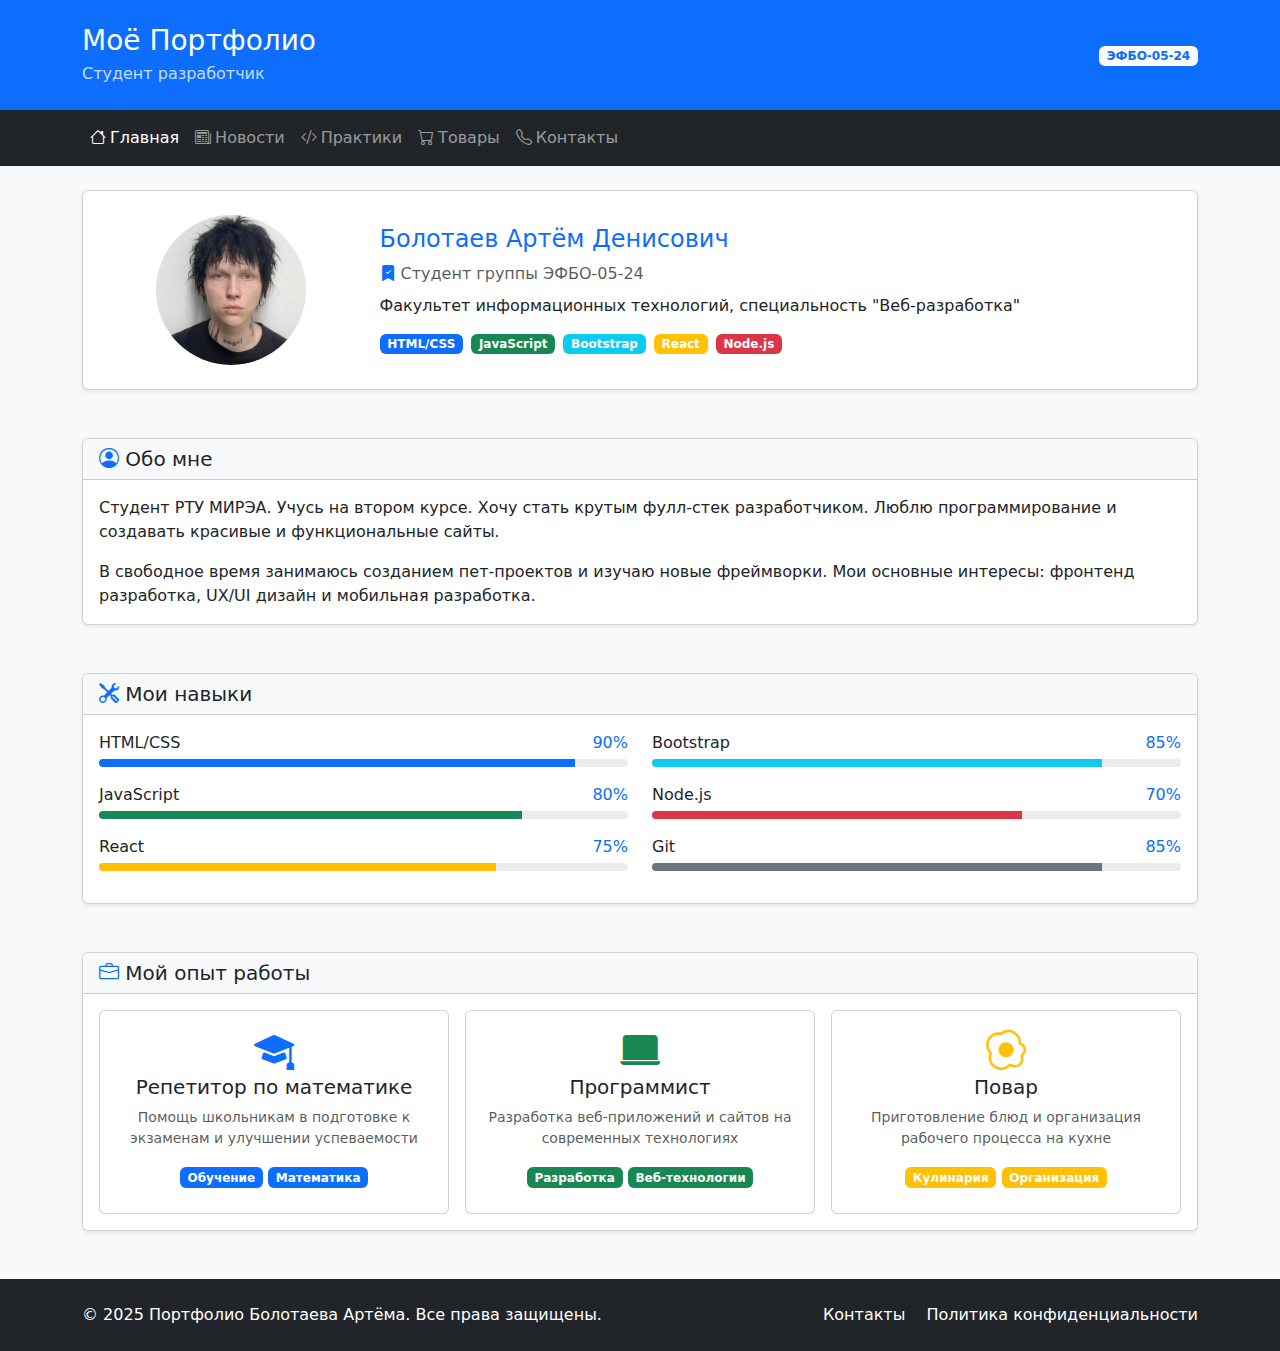
<file: index.html>
<!DOCTYPE html>
<html lang="ru">
<head>
    <meta charset="UTF-8">
    <meta name="viewport" content="width=device-width, initial-scale=1.0">
    <title>Главная - Портфолио</title>
    <link href="https://cdn.jsdelivr.net/npm/bootstrap@5.3.2/dist/css/bootstrap.min.css" rel="stylesheet">
    <link rel="stylesheet" href="https://cdn.jsdelivr.net/npm/bootstrap-icons@1.11.1/font/bootstrap-icons.css">
    <style>
        .profile-img {
            width: 150px;
            height: 150px;
            object-fit: cover;
        }
        .project-img {
            height: 200px;
            object-fit: cover;
        }
        .skill-progress {
            height: 8px;
        }
    </style>
</head>
<body class="bg-light">
    <div class="container-fluid p-0">
        <!-- Header -->
        <header class="bg-primary text-white py-4">
            <div class="container">
                <div class="row align-items-center">
                    <div class="col">
                        <h1 class="h3 mb-1">Моё Портфолио</h1>
                        <p class="mb-0 opacity-75">Студент разработчик</p>
                    </div>
                    <div class="col-auto">
                        <span class="badge bg-light text-primary">ЭФБО-05-24</span>
                    </div>
                </div>
            </div>
        </header>

        <!-- Navigation -->
        <nav class="navbar navbar-expand-lg navbar-dark bg-dark">
            <div class="container">
                <button class="navbar-toggler" type="button" data-bs-toggle="collapse" data-bs-target="#navbarNav">
                    <span class="navbar-toggler-icon"></span>
                </button>
                <div class="collapse navbar-collapse" id="navbarNav">
                    <ul class="navbar-nav">
                        <li class="nav-item">
                            <a class="nav-link active" href="index.html">
                                <i class="bi bi-house me-1"></i>Главная
                            </a>
                        </li>
                        <li class="nav-item">
                            <a class="nav-link" href="pages/news.html">
                                <i class="bi bi-newspaper me-1"></i>Новости
                            </a>
                        </li>
                        <li class="nav-item">
                            <a class="nav-link" href="pages/practices.html">
                                <i class="bi bi-code-slash me-1"></i>Практики
                            </a>
                        </li>
                        <li class="nav-item">
                            <a class="nav-link" href="pages/goods.html">
                                <i class="bi bi-cart me-1"></i>Товары
                            </a>
                        </li>
                        <li class="nav-item">
                            <a class="nav-link" href="pages/contacts.html">
                                <i class="bi bi-telephone me-1"></i>Контакты
                            </a>
                        </li>
                    </ul>
                </div>
            </div>
        </nav>

        <!-- Main Content -->
        <main class="container my-4">
            <!-- Profile Section -->
            <section class="mb-5">
                <div class="card shadow-sm">
                    <div class="card-body p-4">
                        <div class="row align-items-center">
                            <div class="col-md-3 text-center mb-3 mb-md-0">
                                <img src="images/photo.png" alt="Фото студента" class="img-fluid rounded-circle profile-img">
                            </div>
                            <div class="col-md-9">
                                <h2 class="card-title h4 text-primary">Болотаев Артём Денисович</h2>
                                <p class="card-text text-muted mb-2">
                                    <i class="bi bi-bookmark-check-fill text-primary"></i>
                                    Студент группы ЭФБО-05-24
                                </p>
                                <p class="card-text">
                                    Факультет информационных технологий, специальность "Веб-разработка"
                                </p>
                                <div class="d-flex gap-2 flex-wrap">
                                    <span class="badge bg-primary">HTML/CSS</span>
                                    <span class="badge bg-success">JavaScript</span>
                                    <span class="badge bg-info">Bootstrap</span>
                                    <span class="badge bg-warning">React</span>
                                    <span class="badge bg-danger">Node.js</span>
                                </div>
                            </div>
                        </div>
                    </div>
                </div>
            </section>

            <!-- About Section -->
            <section class="mb-5">
                <div class="card shadow-sm">
                    <div class="card-header bg-light">
                        <h3 class="card-title h5 mb-0">
                            <i class="bi bi-person-circle text-primary"></i>
                            Обо мне
                        </h3>
                    </div>
                    <div class="card-body">
                        <p class="card-text">
                            Студент РТУ МИРЭА. Учусь на втором курсе. Хочу стать крутым фулл-стек разработчиком. 
                            Люблю программирование и создавать красивые и функциональные сайты.
                        </p>
                        <p class="card-text">
                            В свободное время занимаюсь созданием пет-проектов и изучаю новые фреймворки.
                            Мои основные интересы: фронтенд разработка, UX/UI дизайн и мобильная разработка.
                        </p>
                    </div>
                </div>
            </section>

            <!-- Skills Section -->
            <section class="mb-5">
                <div class="card shadow-sm">
                    <div class="card-header bg-light">
                        <h3 class="card-title h5 mb-0">
                            <i class="bi bi-tools text-primary"></i>
                            Мои навыки
                        </h3>
                    </div>
                    <div class="card-body">
                        <div class="row">
                            <div class="col-md-6">
                                <div class="mb-3">
                                    <div class="d-flex justify-content-between mb-1">
                                        <span>HTML/CSS</span>
                                        <span class="text-primary">90%</span>
                                    </div>
                                    <div class="progress skill-progress">
                                        <div class="progress-bar bg-primary" style="width: 90%"></div>
                                    </div>
                                </div>
                                <div class="mb-3">
                                    <div class="d-flex justify-content-between mb-1">
                                        <span>JavaScript</span>
                                        <span class="text-primary">80%</span>
                                    </div>
                                    <div class="progress skill-progress">
                                        <div class="progress-bar bg-success" style="width: 80%"></div>
                                    </div>
                                </div>
                                <div class="mb-3">
                                    <div class="d-flex justify-content-between mb-1">
                                        <span>React</span>
                                        <span class="text-primary">75%</span>
                                    </div>
                                    <div class="progress skill-progress">
                                        <div class="progress-bar bg-warning" style="width: 75%"></div>
                                    </div>
                                </div>
                            </div>
                            <div class="col-md-6">
                                <div class="mb-3">
                                    <div class="d-flex justify-content-between mb-1">
                                        <span>Bootstrap</span>
                                        <span class="text-primary">85%</span>
                                    </div>
                                    <div class="progress skill-progress">
                                        <div class="progress-bar bg-info" style="width: 85%"></div>
                                    </div>
                                </div>
                                <div class="mb-3">
                                    <div class="d-flex justify-content-between mb-1">
                                        <span>Node.js</span>
                                        <span class="text-primary">70%</span>
                                    </div>
                                    <div class="progress skill-progress">
                                        <div class="progress-bar bg-danger" style="width: 70%"></div>
                                    </div>
                                </div>
                                <div class="mb-3">
                                    <div class="d-flex justify-content-between mb-1">
                                        <span>Git</span>
                                        <span class="text-primary">85%</span>
                                    </div>
                                    <div class="progress skill-progress">
                                        <div class="progress-bar bg-secondary" style="width: 85%"></div>
                                    </div>
                                </div>
                            </div>
                        </div>
                    </div>
                </div>
            </section>

            <!-- Experience Section -->
            <section class="mb-5">
                <div class="card shadow-sm">
                    <div class="card-header bg-light">
                        <h3 class="card-title h5 mb-0">
                            <i class="bi bi-briefcase text-primary"></i>
                            Мой опыт работы
                        </h3>
                    </div>
                    <div class="card-body">
                        <div class="row g-3">
                            <div class="col-md-4">
                                <div class="card h-100">
                                    <div class="card-body text-center">
                                        <i class="bi bi-mortarboard-fill text-primary display-6 mb-3"></i>
                                        <h5 class="card-title">Репетитор по математике</h5>
                                        <p class="card-text small text-muted">
                                            Помощь школьникам в подготовке к экзаменам и улучшении успеваемости
                                        </p>
                                        <div class="mb-2">
                                            <span class="badge bg-primary">Обучение</span>
                                            <span class="badge bg-primary">Математика</span>
                                        </div>
                                    </div>
                                </div>
                            </div>
                            <div class="col-md-4">
                                <div class="card h-100">
                                    <div class="card-body text-center">
                                        <i class="bi bi-laptop-fill text-success display-6 mb-3"></i>
                                        <h5 class="card-title">Программист</h5>
                                        <p class="card-text small text-muted">
                                            Разработка веб-приложений и сайтов на современных технологиях
                                        </p>
                                        <div class="mb-2">
                                            <span class="badge bg-success">Разработка</span>
                                            <span class="badge bg-success">Веб-технологии</span>
                                        </div>
                                    </div>
                                </div>
                            </div>
                            <div class="col-md-4">
                                <div class="card h-100">
                                    <div class="card-body text-center">
                                        <i class="bi bi-egg-fried text-warning display-6 mb-3"></i>
                                        <h5 class="card-title">Повар</h5>
                                        <p class="card-text small text-muted">
                                            Приготовление блюд и организация рабочего процесса на кухне
                                        </p>
                                        <div class="mb-2">
                                            <span class="badge bg-warning">Кулинария</span>
                                            <span class="badge bg-warning">Организация</span>
                                        </div>
                                    </div>
                                </div>
                            </div>
                        </div>
                    </div>
                </div>
            </section>
        </main>

        <!-- Footer -->
        <footer class="bg-dark text-white py-4 mt-5">
            <div class="container">
                <div class="row align-items-center">
                    <div class="col-md-6">
                        <p class="mb-0">&copy; 2025 Портфолио Болотаева Артёма. Все права защищены.</p>
                    </div>
                    <div class="col-md-6 text-md-end">
                        <a href="pages/contacts.html" class="text-white text-decoration-none me-3">Контакты</a>
                        <a href="#" class="text-white text-decoration-none">Политика конфиденциальности</a>
                    </div>
                </div>
            </div>
        </footer>
    </div>

    <script src="https://cdn.jsdelivr.net/npm/bootstrap@5.3.2/dist/js/bootstrap.bundle.min.js"></script>
</body>
</html>
</file>
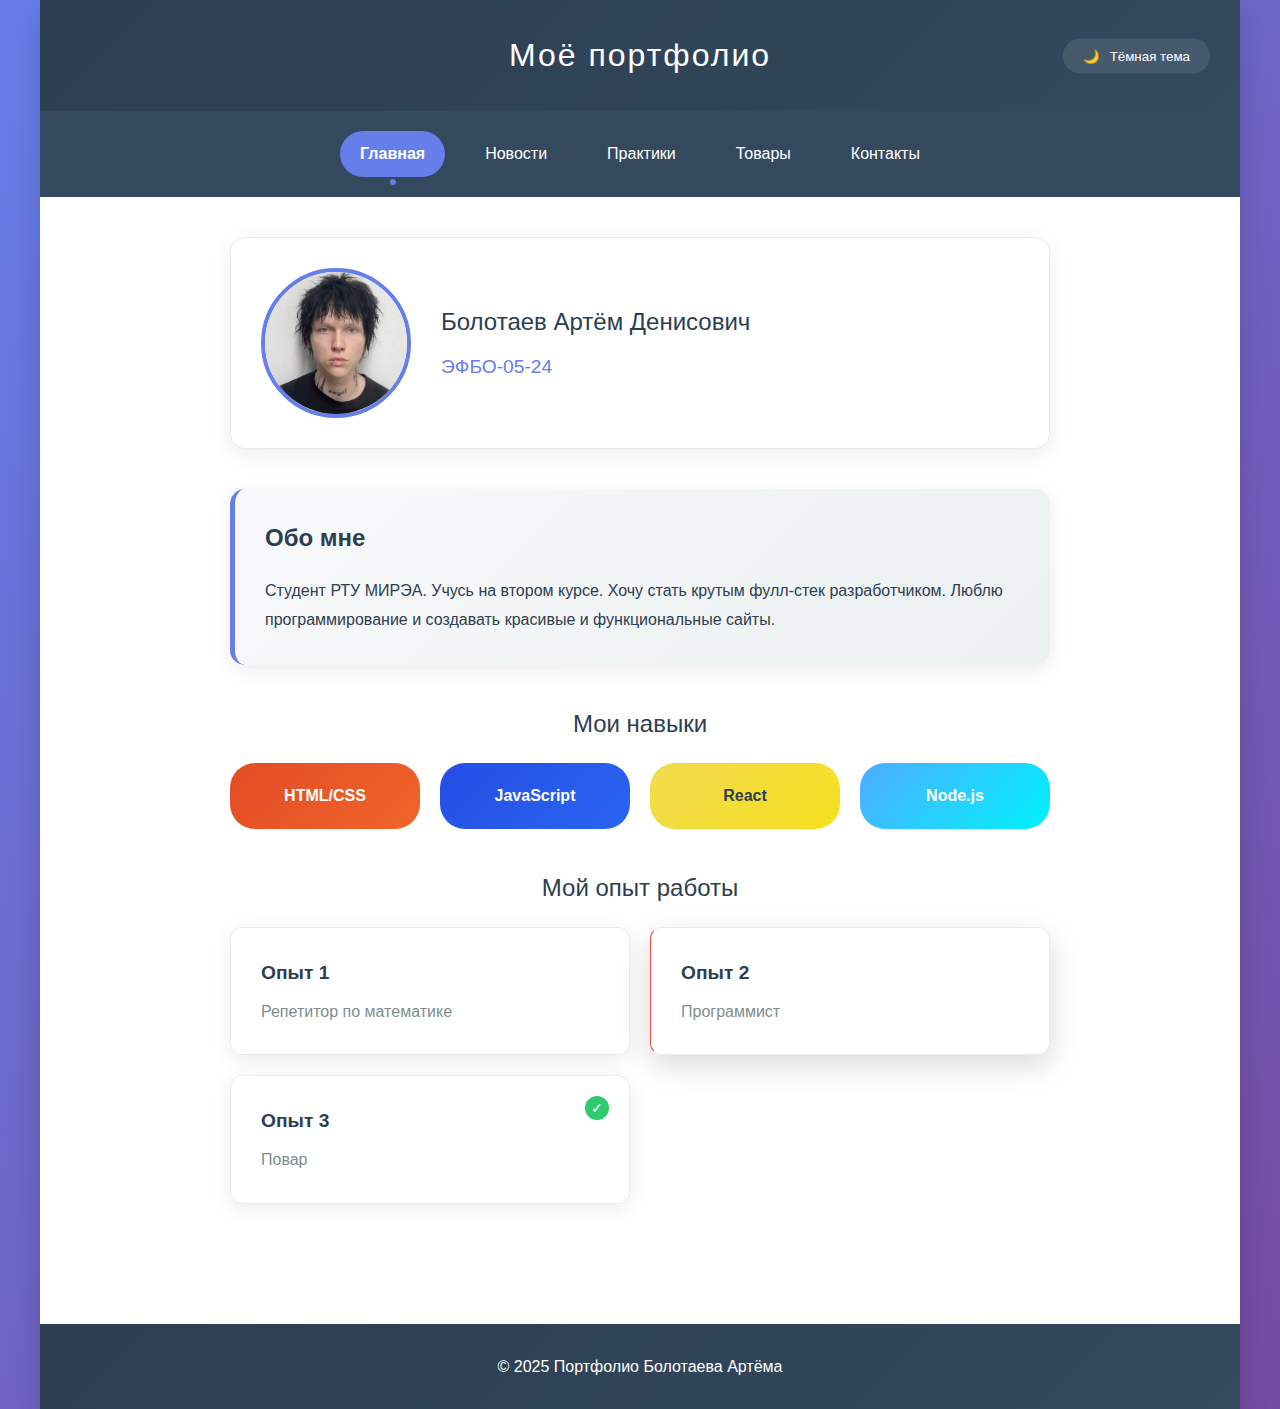
<file: index_v1.html>
<!DOCTYPE html>
<html lang="ru" data-theme="light">
<head>
    <meta charset="UTF-8">
    <meta name="viewport" content="width=device-width, initial-scale=1.0">
    <title>Главная - Портфолио</title>
    <link rel="stylesheet" href="style/styles.css">
</head>
<body>
    <!-- Основной контейнер -->
    <div class="page">

        <!-- Шапка -->
        <header class="header">
            <h1 class="header__title">Моё портфолио</h1>
            <button class="theme-switcher" id="themeSwitcher">
                <span class="theme-switcher__icon">🌙</span>
                <span class="theme-switcher__text">Тёмная тема</span>
            </button>
        </header>

        <!-- Навигация -->
        <nav class="nav">
            <ul class="nav__list">
                <li class="nav__item nav__item--active">
                    <a class="nav__link" href="index.html">Главная</a>
                </li>
                <li class="nav__item">
                    <a class="nav__link" href="pages/news.html">Новости</a>
                </li>
                <li class="nav__item">
                    <a class="nav__link" href="pages/practices.html">Практики</a>
                </li>
                <li class="nav__item">
                    <a class="nav__link" href="pages/goods.html">Товары</a>
                </li>
                <li class="nav__item">
                    <a class="nav__link" href="pages/contacts.html">Контакты</a>
                </li>
            </ul>
        </nav>

        <!-- Основной контент -->
        <main class="main">

            <!-- Профиль -->
            <section class="profile">
                <div class="profile__card">
                    <img class="profile__photo" src="images/photo.png" alt="Фото автора">
                    <div class="profile__info">
                        <h2 class="profile__name">Болотаев Артём Денисович</h2>
                        <p class="profile__group">ЭФБО-05-24</p>
                    </div>
                </div>
            </section>

            <!-- Обо мне -->
            <section class="about">
                <h2 class="about__title">Обо мне</h2>
                <div class="about__content">
                    <p class="about__text">
                        Студент РТУ МИРЭА. Учусь на втором курсе. Хочу стать крутым фулл-стек разработчиком. 
                        Люблю программирование и создавать красивые и функциональные сайты.
                    </p>
                </div>
            </section>

            <!-- Навыки -->
            <section class="skills">
                <h2 class="skills__title">Мои навыки</h2>
                <div class="skills__list">
                    <div class="skill skill--html">
                        <span class="skill__name">HTML/CSS</span>
                    </div>
                    <div class="skill skill--css">
                        <span class="skill__name">JavaScript</span>
                    </div>
                    <div class="skill skill--js">
                        <span class="skill__name">React</span>
                    </div>
                    <div class="skill skill--other">
                        <span class="skill__name">Node.js</span>
                    </div>
                </div>
            </section>

            <!-- Опыт работы -->
            <section class="projects">
                <h2 class="projects__title">Мой опыт работы</h2>
                <div class="projects__grid">
                    <div class="project-card">
                        <h3 class="project-card__title">Опыт 1</h3>
                        <p class="project-card__desc">Репетитор по математике</p>
                    </div>
                    <div class="project-card project-card--featured">
                        <h3 class="project-card__title">Опыт 2</h3>
                        <p class="project-card__desc">Программист</p>
                    </div>
                    <div class="project-card project-card--completed">
                        <h3 class="project-card__title">Опыт 3</h3>
                        <p class="project-card__desc">Повар</p>
                    </div>
                </div>
            </section>

        </main>

        <!-- Подвал -->
        <footer class="footer">
            <p class="footer__text">© 2025 Портфолио Болотаева Артёма</p>
        </footer>
    </div>

    <script>
        // Переключатель темы (ЗАДАЧА 4)
        const themeSwitcher = document.getElementById('themeSwitcher');
        const themeIcon = themeSwitcher.querySelector('.theme-switcher__icon');
        const themeText = themeSwitcher.querySelector('.theme-switcher__text');
        
        themeSwitcher.addEventListener('click', () => {
            const currentTheme = document.documentElement.getAttribute('data-theme');
            const newTheme = currentTheme === 'light' ? 'dark' : 'light';
            
            document.documentElement.setAttribute('data-theme', newTheme);
            
            // Обновляем иконку и текст
            if (newTheme === 'dark') {
                themeIcon.textContent = '☀️';
                themeText.textContent = 'Светлая тема';
            } else {
                themeIcon.textContent = '🌙';
                themeText.textContent = 'Тёмная тема';
            }
            
            // Сохраняем в localStorage
            localStorage.setItem('theme', newTheme);
        });
        
        // Загружаем сохранённую тему
        const savedTheme = localStorage.getItem('theme') || 'light';
        document.documentElement.setAttribute('data-theme', savedTheme);
        
        if (savedTheme === 'dark') {
            themeIcon.textContent = '☀️';
            themeText.textContent = 'Светлая тема';
        }
    </script>
</body>
</html>
</file>
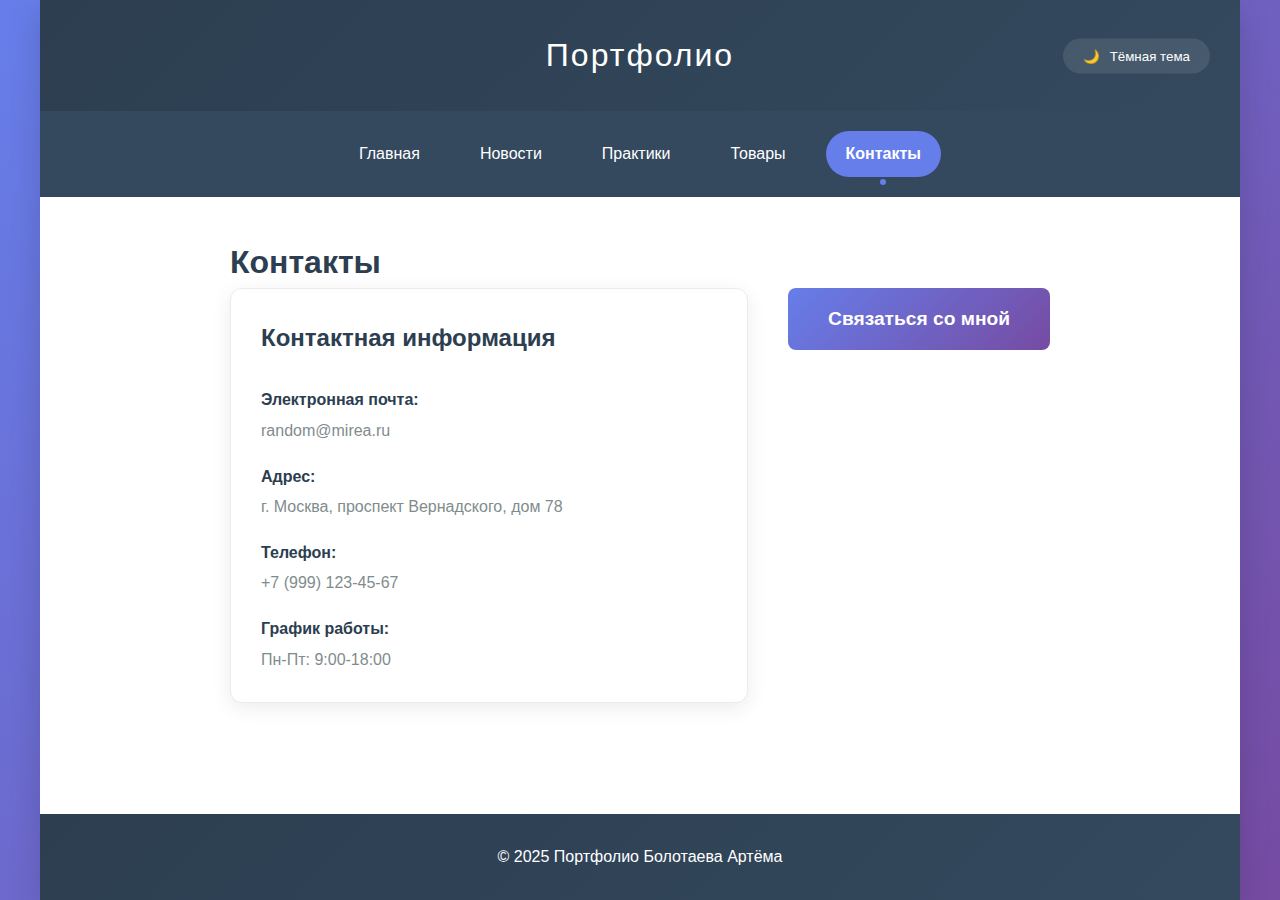
<file: pages/contacts.html>
<!DOCTYPE html>
<html lang="ru" data-theme="light">
<head>
    <meta charset="UTF-8">
    <meta name="viewport" content="width=device-width, initial-scale=1.0">
    <title>Контакты - Портфолио</title>
    <link rel="stylesheet" href="../style/styles.css">
</head>
<body>
    <div class="page">
        <header class="header">
            <h1 class="header__title">Портфолио</h1>
            <button class="theme-switcher" id="themeSwitcher">
                <span class="theme-switcher__icon">🌙</span>
                <span class="theme-switcher__text">Тёмная тема</span>
            </button>
        </header>

        <nav class="nav">
            <ul class="nav__list">
                <li class="nav__item">
                    <a class="nav__link" href="../index.html">Главная</a>
                </li>
                <li class="nav__item">
                    <a class="nav__link" href="news.html">Новости</a>
                </li>
                <li class="nav__item">
                    <a class="nav__link" href="practices.html">Практики</a>
                </li>
                <li class="nav__item">
                    <a class="nav__link" href="goods.html">Товары</a>
                </li>
                <li class="nav__item nav__item--active">
                    <a class="nav__link" href="contacts.html">Контакты</a>
                </li>
            </ul>
        </nav>

        <main class="main">
            <h1 class="page-title">Контакты</h1>
            
            <section class="contacts">
                <div class="contacts__grid">
                    <article class="contact-info">
                        <h2 class="contact-info__title">Контактная информация</h2>
                        <div class="contact-info__content">
                            <div class="contact-info__item">
                                <strong class="contact-info__label">Электронная почта:</strong>
                                <span class="contact-info__value">random@mirea.ru</span>
                            </div>
                            <div class="contact-info__item">
                                <strong class="contact-info__label">Адрес:</strong>
                                <span class="contact-info__value">г. Москва, проспект Вернадского, дом 78</span>
                            </div>
                            <div class="contact-info__item">
                                <strong class="contact-info__label">Телефон:</strong>
                                <span class="contact-info__value">+7 (999) 123-45-67</span>
                            </div>
                            <div class="contact-info__item">
                                <strong class="contact-info__label">График работы:</strong>
                                <span class="contact-info__value">Пн-Пт: 9:00-18:00</span>
                            </div>
                        </div>
                    </article>
                    
                    <div class="contacts__action">
                        <button class="btn btn--primary contacts__button" onclick="contactModal.showModal()">
                            Связаться со мной
                        </button>
                    </div>
                </div>
            </section>
        </main>

        <!-- Модальное окно обратной связи -->
        <dialog class="modal" id="contactModal">
            <div class="modal__header">
                <h2 class="modal__header__title">Форма обратной связи</h2>
            </div>

            <div class="modal__content">
                <form class="form" id="feedbackForm" method="dialog">
                    <div class="form__group">
                        <label for="name" class="form__label">
                            Имя <span class="form__required">*</span>
                        </label>
                        <input type="text" id="name" name="name" class="form__input" required placeholder="Введите ваше имя">
                    </div>
                    
                    <div class="form__group">
                        <label for="phone" class="form__label">
                            Телефон <span class="form__required">*</span>
                        </label>
                        <input type="tel" id="phone" name="phone" class="form__input" required placeholder="+7 (XXX) XXX-XX-XX">
                    </div>
                    
                    <div class="form__group">
                        <label for="email" class="form__label">
                            Электронная почта <span class="form__required">*</span>
                        </label>
                        <input type="email" id="email" name="email" class="form__input" required placeholder="example@mail.ru">
                    </div>
                    
                    <div class="form__group">
                        <label for="category" class="form__label">
                            Категория обращения <span class="form__required">*</span>
                        </label>
                        <select id="category" name="category" class="form__select" required>
                            <option value="">Выберите категорию</option>
                            <option value="technical">Техническая поддержка</option>
                            <option value="commercial">Коммерческое предложение</option>
                            <option value="cooperation">Сотрудничество</option>
                            <option value="complaint">Жалоба</option>
                            <option value="suggestion">Предложение</option>
                            <option value="other">Другое</option>
                        </select>
                    </div>
                    
                    <div class="form__group">
                        <label for="message" class="form__label">
                            Текст обращения <span class="form__required">*</span>
                        </label>
                        <textarea id="message" name="message" class="form__textarea" required placeholder="Опишите вашу проблему или вопрос..." rows="5"></textarea>
                    </div>

                    <div class="form__actions">
                        <button type="button" class="btn btn--secondary" onclick="contactModal.close()">Отмена</button>
                        <button type="button" class="btn btn--primary" onclick="submitForm()">Отправить</button>
                    </div>
                </form>
            </div>
        </dialog>

        <footer class="footer">
            <p class="footer__text">© 2025 Портфолио Болотаева Артёма</p>
        </footer>
    </div>

    <script>
        // Переключатель темы
        const themeSwitcher = document.getElementById('themeSwitcher');
        const themeIcon = themeSwitcher.querySelector('.theme-switcher__icon');
        const themeText = themeSwitcher.querySelector('.theme-switcher__text');
        
        themeSwitcher.addEventListener('click', () => {
            const currentTheme = document.documentElement.getAttribute('data-theme');
            const newTheme = currentTheme === 'light' ? 'dark' : 'light';
            
            document.documentElement.setAttribute('data-theme', newTheme);
            
            if (newTheme === 'dark') {
                themeIcon.textContent = '☀️';
                themeText.textContent = 'Светлая тема';
            } else {
                themeIcon.textContent = '🌙';
                themeText.textContent = 'Тёмная тема';
            }
            
            localStorage.setItem('theme', newTheme);
        });
        
        const savedTheme = localStorage.getItem('theme') || 'light';
        document.documentElement.setAttribute('data-theme', savedTheme);
        
        if (savedTheme === 'dark') {
            themeIcon.textContent = '☀️';
            themeText.textContent = 'Светлая тема';
        }

        function submitForm() {
            const form = document.getElementById('feedbackForm');
            const formData = new FormData(form);

            if (!form.checkValidity()) {
                form.reportValidity();
                return;
            }

            const data = {
                name: formData.get('name'),
                phone: formData.get('phone'),
                email: formData.get('email'),
                category: formData.get('category'),
                message: formData.get('message')
            };

            console.log('Данные формы:', data);

            // Показываем уведомление об успехе
            showNotification('Спасибо! Ваше обращение отправлено. Я свяжусь с вами в ближайшее время.', 'success');

            contactModal.close();
            form.reset();
        }

        function showNotification(message, type = 'info') {
            const notification = document.createElement('div');
            notification.className = `notification notification--${type}`;
            notification.textContent = message;
            
            // Стили для уведомления
            notification.style.cssText = `
                position: fixed;
                top: 20px;
                right: 20px;
                padding: 15px 20px;
                border-radius: 8px;
                color: white;
                font-weight: 500;
                z-index: 1000;
                animation: slideInRight 0.3s ease;
                max-width: 300px;
            `;
            
            if (type === 'success') {
                notification.style.background = 'var(--color-success)';
            } else if (type === 'error') {
                notification.style.background = 'var(--color-danger)';
            } else {
                notification.style.background = 'var(--color-primary)';
            }
            
            document.body.appendChild(notification);
            
            // Удаляем уведомление через 5 секунд
            setTimeout(() => {
                notification.style.animation = 'slideOutRight 0.3s ease';
                setTimeout(() => {
                    if (notification.parentNode) {
                        notification.parentNode.removeChild(notification);
                    }
                }, 300);
            }, 5000);
        }

        // Закрытие модального окна
        document.getElementById('contactModal').addEventListener('click', function(event) {
            if (event.target === this) {
                this.close();
            }
        });

        // Предотвращение отправки формы по Enter (кроме textarea)
        document.getElementById('feedbackForm').addEventListener('keypress', function(event) {
            if (event.key === 'Enter' && event.target.type !== 'textarea') {
                event.preventDefault();
            }
        });

        // Добавляем стили для анимаций уведомлений
        const style = document.createElement('style');
        style.textContent = `
            @keyframes slideInRight {
                from {
                    transform: translateX(100%);
                    opacity: 0;
                }
                to {
                    transform: translateX(0);
                    opacity: 1;
                }
            }
            
            @keyframes slideOutRight {
                from {
                    transform: translateX(0);
                    opacity: 1;
                }
                to {
                    transform: translateX(100%);
                    opacity: 0;
                }
            }
        `;
        document.head.appendChild(style);
    </script>
</body>
</html>
</file>
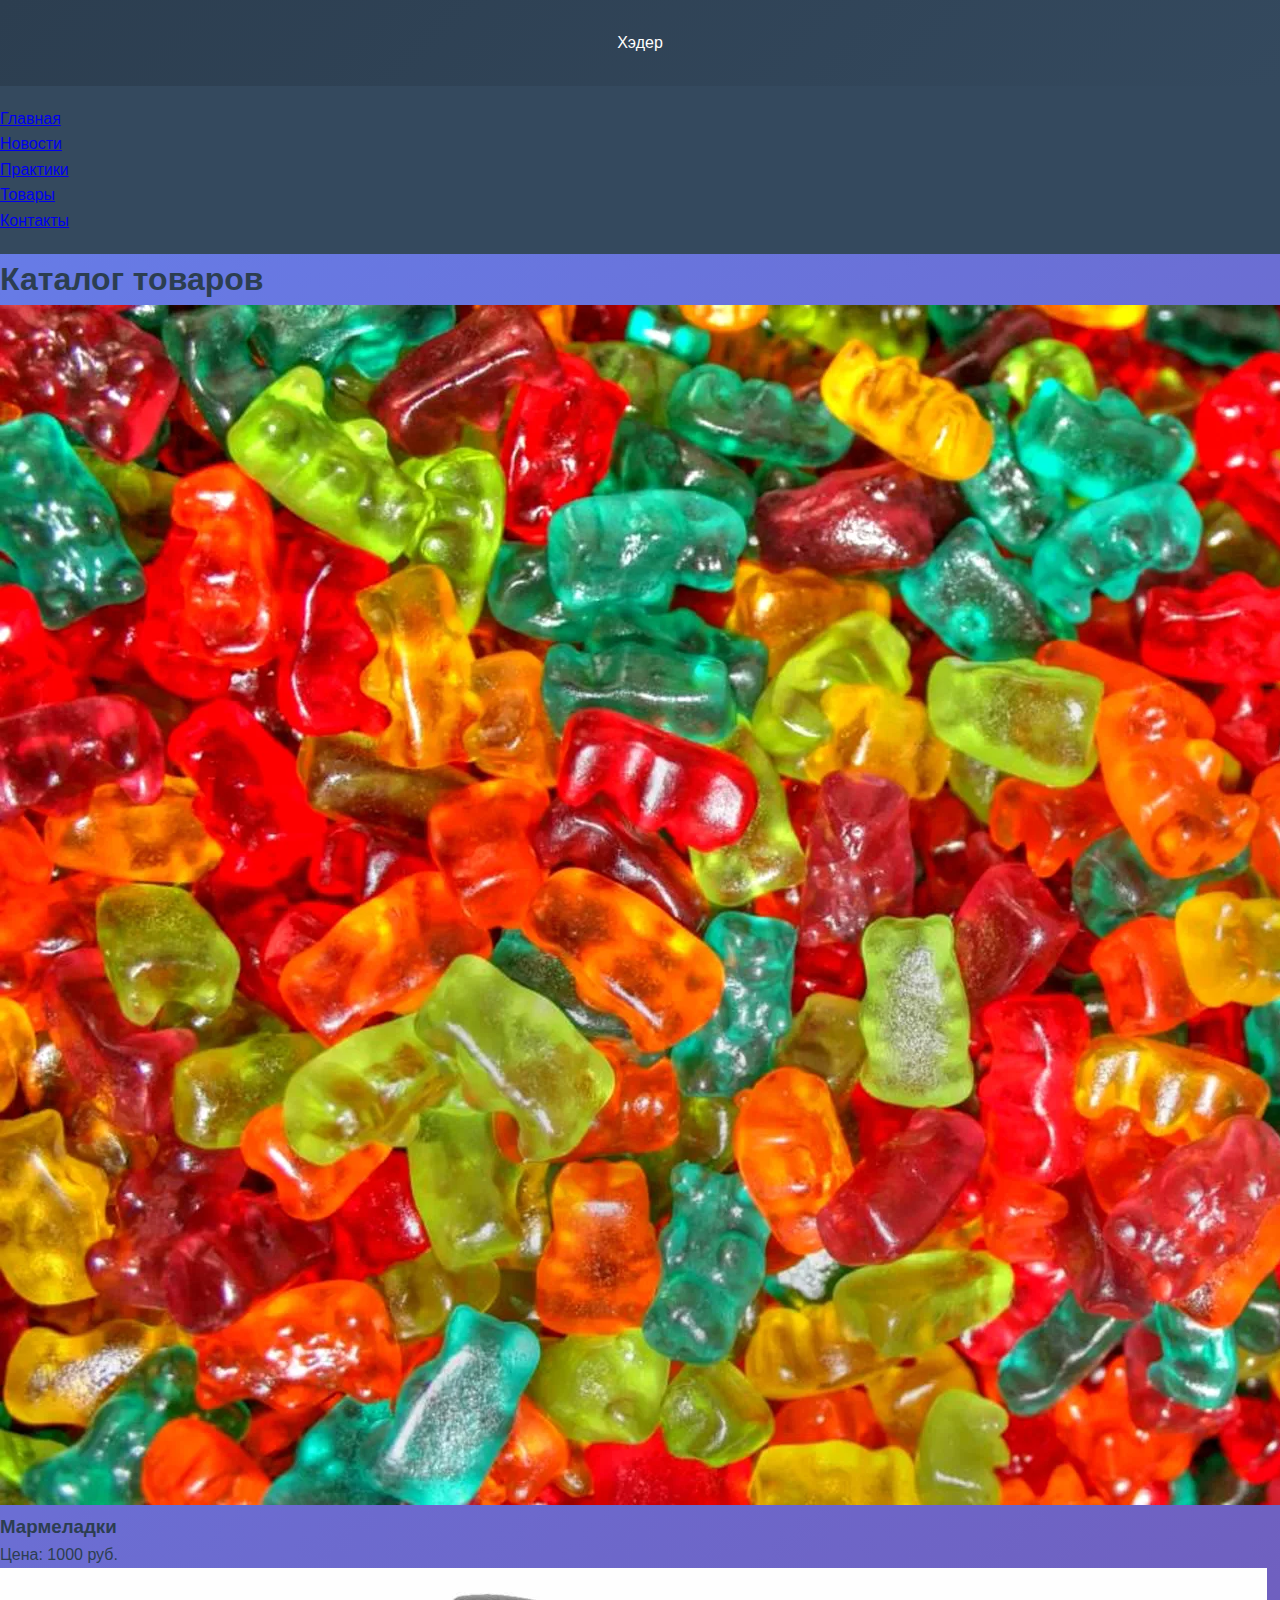
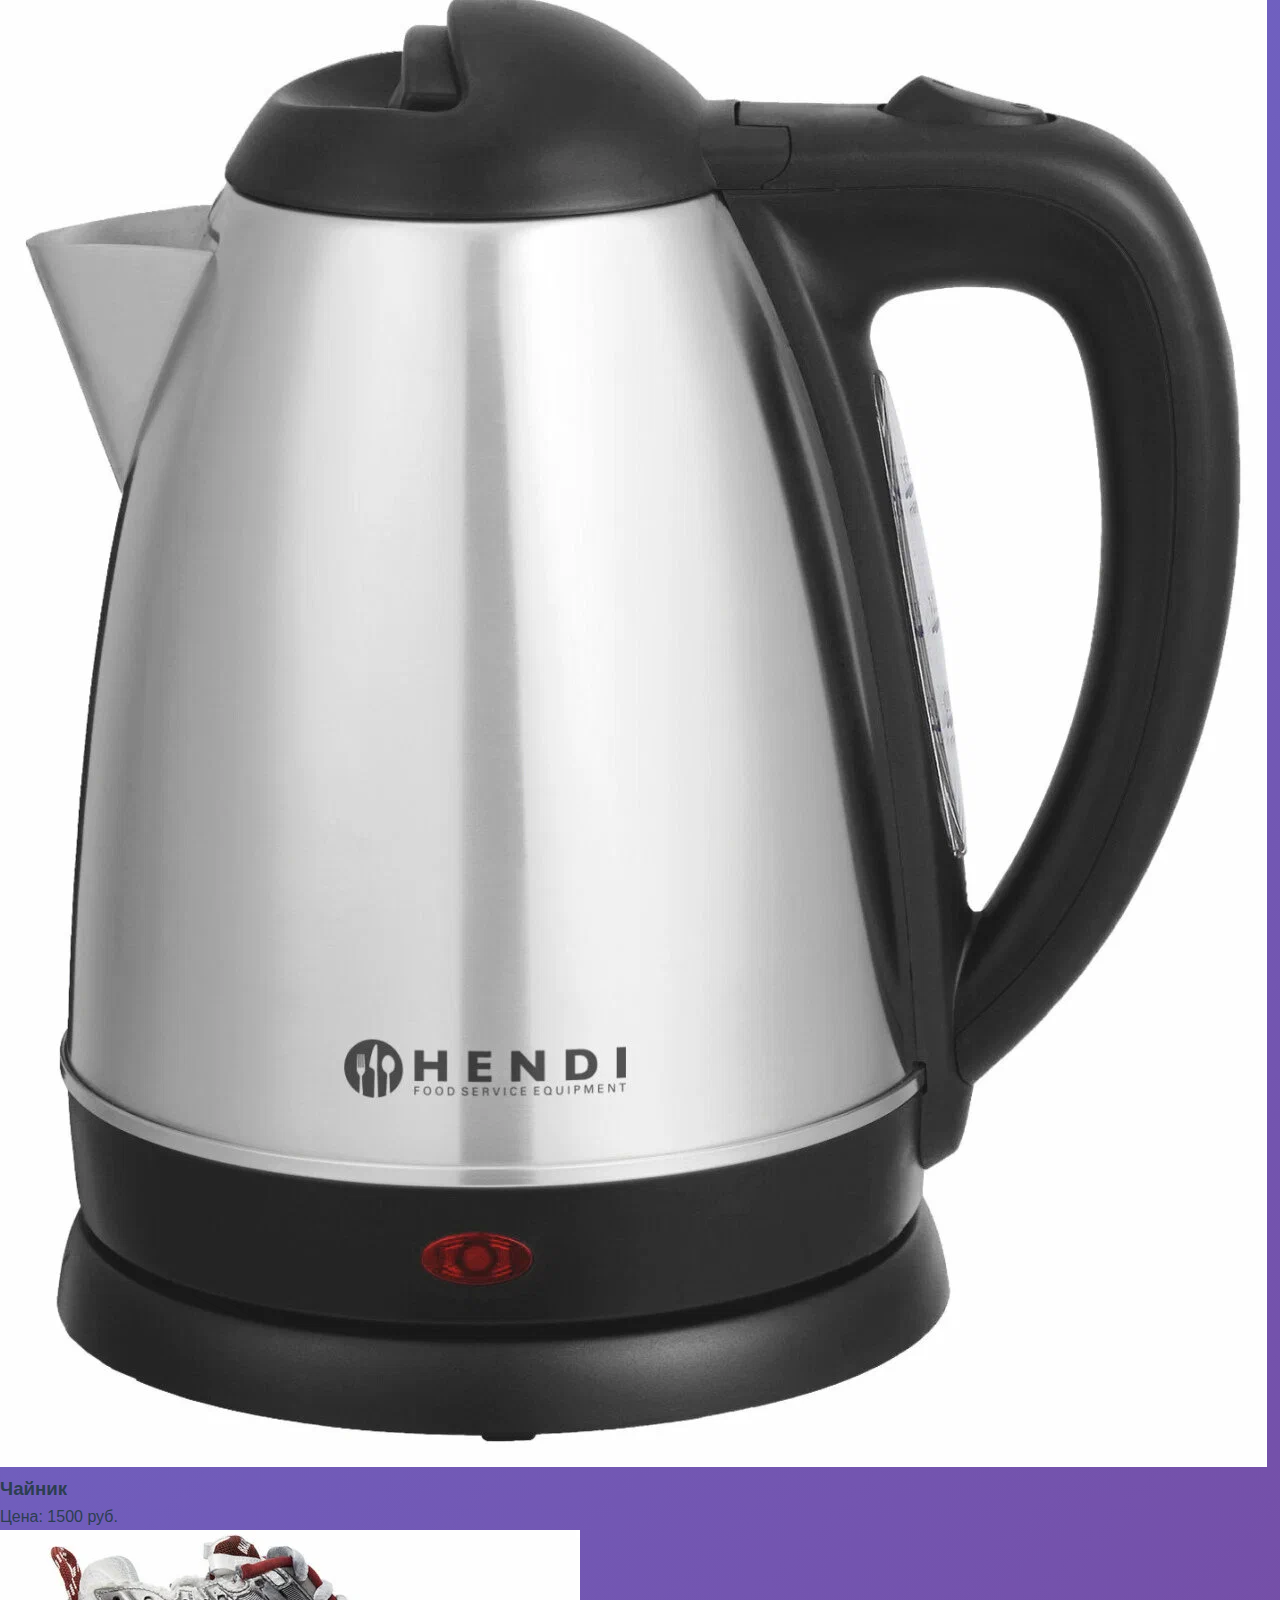
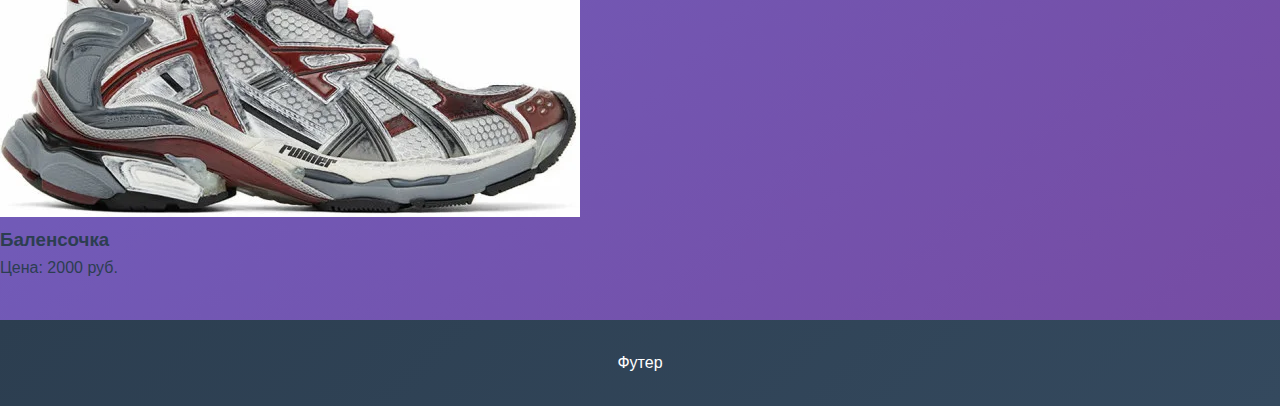
<file: pages/goods.html>
<!DOCTYPE html>
<html lang="ru">
<head>
    <meta charset="UTF-8">
    <meta name="viewport" content="width=device-width, initial-scale=1.0">
    <title>Товары - Семестровая работа</title>
    <link rel="stylesheet" href="../style/styles.css">
</head>
<body>
    <div class="page-container">
        <div class="header">Хэдер</div>
        <div class="nav">
            <ul class="nav-list">
                <li class="nav-item"><a class="nav-link" href="../index.html">Главная</a></li>
                <li class="nav-item"><a class="nav-link" href="news.html">Новости</a></li>
                <li class="nav-item"><a class="nav-link" href="practices.html">Практики</a></li>
                <li class="nav-item"><a class="nav-link" href="goods.html">Товары</a></li>
                <li class="nav-item"><a class="nav-link" href="contacts.html">Контакты</a></li>
            </ul>
        </div>
        <div class="content">
            <h1 class="page-title">Каталог товаров</h1>
            
            <div class="products-container">
                <div class="product-card">
                    <img src="../images/goods1.jpg" alt="Товар 1" class="product-image">
                    <h3 class="product-title">Мармеладки</h3>
                    <p class="product-price">Цена: 1000 руб.</p>
                </div>
                
                <div class="product-card">
                    <img src="../images/goods2.jpg" alt="Товар 2" class="product-image">
                    <h3 class="product-title">Чайник</h3>
                    <p class="product-price">Цена: 1500 руб.</p>
                </div>
                
                <div class="product-card">
                    <img src="../images/goods3.jpg" alt="Товар 3" class="product-image">
                    <h3 class="product-title">Баленсочка</h3>
                    <p class="product-price">Цена: 2000 руб.</p>
                </div>
            </div>
        </div>
        <div class="footer">Футер</div>
    </div>
</body>
</html>
</file>
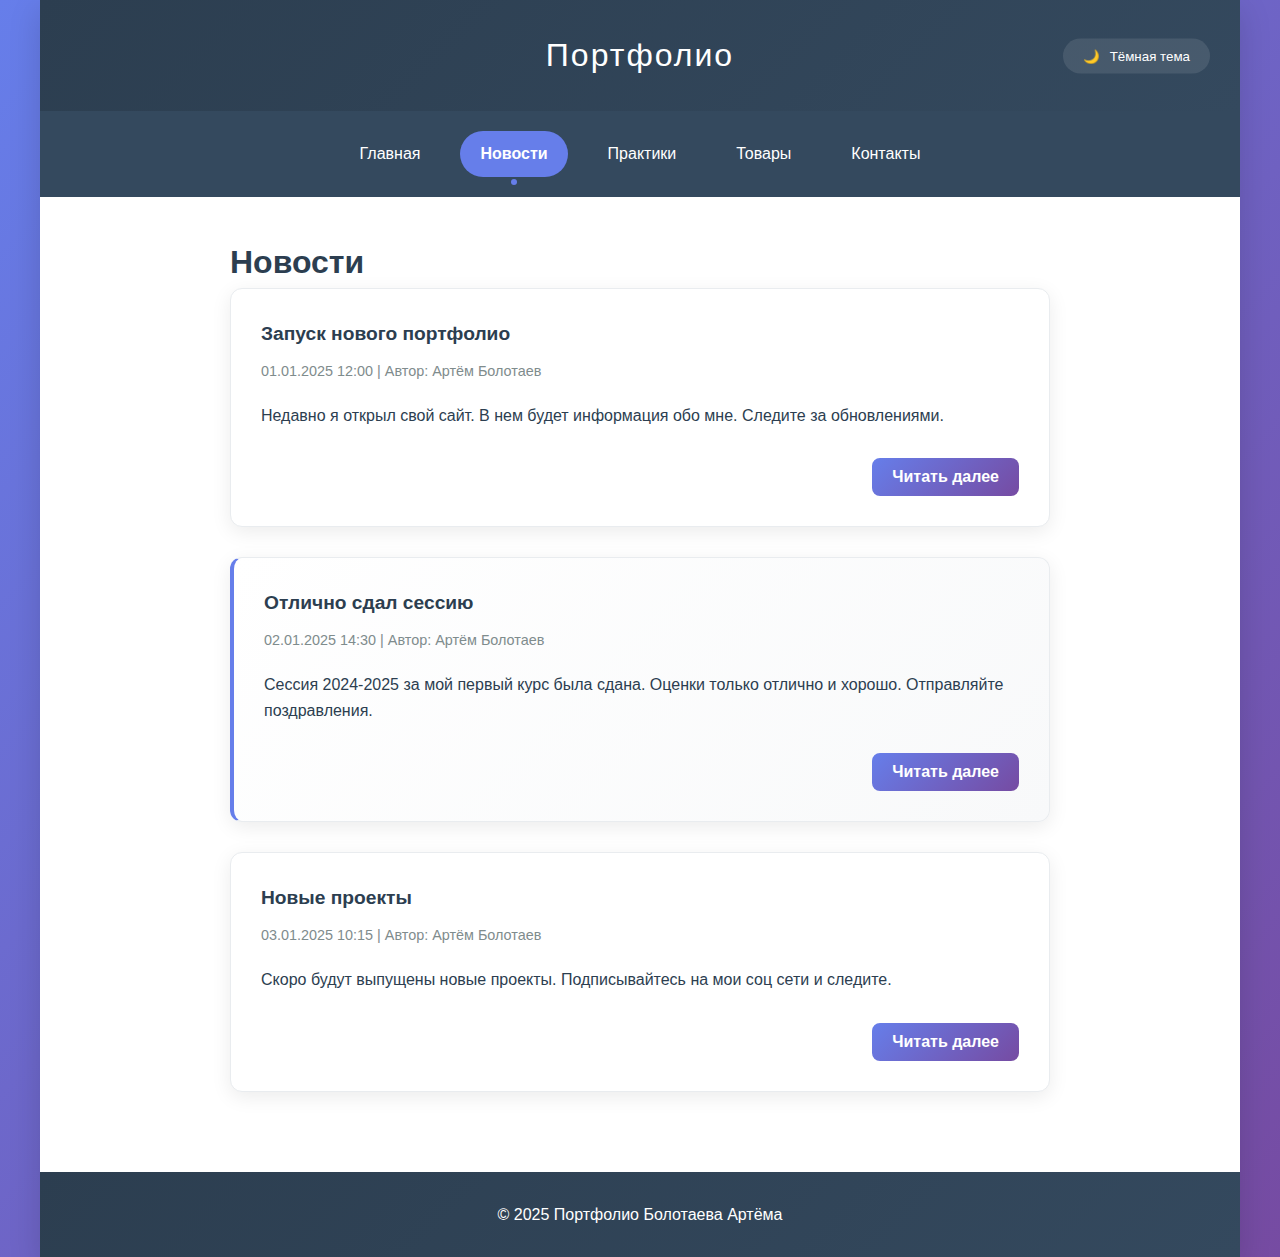
<file: pages/news.html>
<!DOCTYPE html>
<html lang="ru" data-theme="light">
<head>
    <meta charset="UTF-8">
    <meta name="viewport" content="width=device-width, initial-scale=1.0">
    <title>Новости - Портфолио</title>
    <link rel="stylesheet" href="../style/styles.css">
</head>
<body>
    <div class="page">
        <header class="header">
            <h1 class="header__title">Портфолио</h1>
            <button class="theme-switcher" id="themeSwitcher">
                <span class="theme-switcher__icon">🌙</span>
                <span class="theme-switcher__text">Тёмная тема</span>
            </button>
        </header>

        <nav class="nav">
            <ul class="nav__list">
                <li class="nav__item">
                    <a class="nav__link" href="../index.html">Главная</a>
                </li>
                <li class="nav__item nav__item--active">
                    <a class="nav__link" href="news.html">Новости</a>
                </li>
                <li class="nav__item">
                    <a class="nav__link" href="practices.html">Практики</a>
                </li>
                <li class="nav__item">
                    <a class="nav__link" href="goods.html">Товары</a>
                </li>
                <li class="nav__item">
                    <a class="nav__link" href="contacts.html">Контакты</a>
                </li>
            </ul>
        </nav>

        <main class="main">
            <h1 class="page-title">Новости</h1>
            
            <section class="news">
                <div class="news__list">
                    <article class="news-card">
                        <div class="news-card__header">
                            <h2 class="news-card__title">Запуск нового портфолио</h2>
                            <p class="news-card__meta">
                                <span class="news-card__date">01.01.2025 12:00</span> | 
                                <span class="news-card__author">Автор: Артём Болотаев</span>
                            </p>
                        </div>
                        <div class="news-card__content">
                            <p class="news-card__text">
                                Недавно я открыл свой сайт. В нем будет информация обо мне. Следите за обновлениями.
                            </p>
                        </div>
                        <div class="news-card__footer">
                            <button class="btn btn--primary news-card__action">Читать далее</button>
                        </div>
                    </article>
                    
                    <article class="news-card news-card--featured">
                        <div class="news-card__header">
                            <h2 class="news-card__title">Отлично сдал сессию</h2>
                            <p class="news-card__meta">
                                <span class="news-card__date">02.01.2025 14:30</span> | 
                                <span class="news-card__author">Автор: Артём Болотаев</span>
                            </p>
                        </div>
                        <div class="news-card__content">
                            <p class="news-card__text">
                                Сессия 2024-2025 за мой первый курс была сдана. Оценки только отлично и хорошо. Отправляйте поздравления.
                            </p>
                        </div>
                        <div class="news-card__footer">
                            <button class="btn btn--primary news-card__action">Читать далее</button>
                        </div>
                    </article>
                    
                    <article class="news-card">
                        <div class="news-card__header">
                            <h2 class="news-card__title">Новые проекты</h2>
                            <p class="news-card__meta">
                                <span class="news-card__date">03.01.2025 10:15</span> | 
                                <span class="news-card__author">Автор: Артём Болотаев</span>
                            </p>
                        </div>
                        <div class="news-card__content">
                            <p class="news-card__text">
                                Скоро будут выпущены новые проекты. Подписывайтесь на мои соц сети и следите.
                            </p>
                        </div>
                        <div class="news-card__footer">
                            <button class="btn btn--primary news-card__action">Читать далее</button>
                        </div>
                    </article>
                </div>
            </section>
        </main>

        <footer class="footer">
            <p class="footer__text">© 2025 Портфолио Болотаева Артёма</p>
        </footer>
    </div>

    <script>
        // Переключатель темы
        const themeSwitcher = document.getElementById('themeSwitcher');
        const themeIcon = themeSwitcher.querySelector('.theme-switcher__icon');
        const themeText = themeSwitcher.querySelector('.theme-switcher__text');
        
        themeSwitcher.addEventListener('click', () => {
            const currentTheme = document.documentElement.getAttribute('data-theme');
            const newTheme = currentTheme === 'light' ? 'dark' : 'light';
            
            document.documentElement.setAttribute('data-theme', newTheme);
            
            if (newTheme === 'dark') {
                themeIcon.textContent = '☀️';
                themeText.textContent = 'Светлая тема';
            } else {
                themeIcon.textContent = '🌙';
                themeText.textContent = 'Тёмная тема';
            }
            
            localStorage.setItem('theme', newTheme);
        });
        
        const savedTheme = localStorage.getItem('theme') || 'light';
        document.documentElement.setAttribute('data-theme', savedTheme);
        
        if (savedTheme === 'dark') {
            themeIcon.textContent = '☀️';
            themeText.textContent = 'Светлая тема';
        }

        // Обработчики для карточек новостей
        document.querySelectorAll('.news-card__action').forEach(button => {
            button.addEventListener('click', function() {
                const newsTitle = this.closest('.news-card').querySelector('.news-card__title').textContent;
                alert(`Читаем новость: "${newsTitle}"`);
            });
        });
    </script>
</body>
</html>
</file>
<file: style/styles.css>
:root {
  /* Цветовая палитра - светлая тема */
  --color-primary: #667eea;
  --color-primary-hover: #764ba2;
  --color-secondary: #2c3e50;
  --color-secondary-hover: #34495e;
  --color-accent: #e74c3c;
  --color-success: #2ecc71;
  --color-warning: #f39c12;
  --color-danger: #e74c3c;

  --color-bg-main: #ffffff;
  --color-bg-secondary: #f8f9fa;
  --color-bg-dark: #2c3e50;
  --color-bg-light: #ecf0f1;

  --color-text-primary: #2c3e50;
  --color-text-secondary: #7f8c8d;
  --color-text-light: #ffffff;
  --color-text-muted: #95a5a6;

  --color-border: #e9ecef;
  --color-border-focus: #667eea;

  --shadow-sm: 0 2px 5px rgba(0,0,0,0.1);
  --shadow-md: 0 5px 20px rgba(0,0,0,0.08);
  --shadow-lg: 0 10px 30px rgba(0,0,0,0.15);
  --shadow-xl: 0 15px 40px rgba(0,0,0,0.2);

  --radius-sm: 6px;
  --radius-md: 8px;
  --radius-lg: 12px;
  --radius-xl: 15px;
  --radius-full: 25px;

  --space-xs: 5px;
  --space-sm: 10px;
  --space-md: 20px;
  --space-lg: 30px;
  --space-xl: 40px;
  --space-xxl: 60px;

  --font-size-xs: 0.75rem;
  --font-size-sm: 0.9rem;
  --font-size-base: 1rem;
  --font-size-lg: 1.2rem;
  --font-size-xl: 1.5rem;
  --font-size-xxl: 2rem;
  --font-size-xxxl: 2.5rem;

  --transition-fast: 0.2s ease;
  --transition-normal: 0.3s ease;
  --transition-slow: 0.5s ease;

  --header-height: 80px;
  --nav-height: 60px;
  --max-width: 1200px;
}

[data-theme="dark"] {
  --color-bg-main: #1a1a1a;
  --color-bg-secondary: #2d2d2d;
  --color-bg-light: #3d3d3d;
  --color-text-primary: #ffffff;
  --color-text-secondary: #b0b0b0;
  --color-border: #404040;
  --shadow-sm: 0 2px 5px rgba(0,0,0,0.3);
  --shadow-md: 0 5px 20px rgba(0,0,0,0.2);
  --shadow-lg: 0 10px 30px rgba(0,0,0,0.25);
}

* {
  margin: 0;
  padding: 0;
  box-sizing: border-box;
}

body {
  font-family: 'Segoe UI', Tahoma, Geneva, Verdana, sans-serif;
  line-height: 1.6;
  color: var(--color-text-primary);
  background: linear-gradient(135deg, var(--color-primary) 0%, var(--color-primary-hover) 100%);
  min-height: 100vh;
  transition: var(--transition-normal);
}

/* ===== БЛОК PAGE ===== */
.page {
  max-width: var(--max-width);
  margin: 0 auto;
  background: var(--color-bg-main);
  min-height: 100vh;
  box-shadow: var(--shadow-lg);
  display: grid;
  grid-template-rows: auto auto 1fr auto;
  grid-template-areas:
    "header"
    "nav"
    "main"
    "footer";
  transition: var(--transition-normal);
}

.header {
  background: linear-gradient(135deg, var(--color-secondary) 0%, var(--color-secondary-hover) 100%);
  color: var(--color-text-light);
  padding: var(--space-lg);
  text-align: center;
  grid-area: header;
  position: relative;
}

.header__title {
  font-size: var(--font-size-xxl);
  font-weight: 300;
  letter-spacing: 2px;
  margin: 0;
}

.theme-switcher {
  position: absolute;
  top: 50%;
  right: var(--space-lg);
  transform: translateY(-50%);
  background: rgba(255,255,255,0.1);
  border: none;
  border-radius: var(--radius-full);
  padding: var(--space-sm) var(--space-md);
  color: var(--color-text-light);
  cursor: pointer;
  transition: var(--transition-normal);
  display: flex;
  align-items: center;
  gap: var(--space-sm);
}

.theme-switcher:hover {
  background: rgba(255,255,255,0.2);
  transform: translateY(-50%) scale(1.05);
}

.nav {
  background: var(--color-secondary-hover);
  padding: var(--space-md) 0;
  grid-area: nav;
}

.nav__list {
  list-style: none;
  display: flex;
  justify-content: center;
  gap: var(--space-md);
  margin: 0;
  padding: 0;
}

.nav__item {
  margin: 0;
}

.nav__link {
  display: block;
  padding: var(--space-sm) var(--space-md);
  color: var(--color-text-light);
  text-decoration: none;
  border-radius: var(--radius-full);
  transition: var(--transition-normal);
  font-weight: 500;
  position: relative;
}

.nav__link:hover {
  background: rgba(255,255,255,0.1);
  transform: translateY(-2px);
}

.nav__link:focus {
  outline: 2px solid var(--color-border-focus);
  outline-offset: 2px;
}

.nav__link:active {
  transform: translateY(0);
}

.nav__item--active .nav__link {
  background: var(--color-primary);
  font-weight: 600;
}

.nav__item--active .nav__link::after {
  content: '';
  position: absolute;
  bottom: -8px;
  left: 50%;
  transform: translateX(-50%);
  width: 6px;
  height: 6px;
  background: var(--color-primary);
  border-radius: 50%;
}

.main {
  padding: var(--space-xl);
  grid-area: main;
  max-width: 900px;
  margin: 0 auto;
  width: 100%;
}

.profile {
  margin-bottom: var(--space-xl);
}

.profile__card {
  display: flex;
  align-items: center;
  gap: var(--space-lg);
  background: var(--color-bg-main);
  padding: var(--space-lg);
  border-radius: var(--radius-xl);
  box-shadow: var(--shadow-md);
  transition: var(--transition-normal);
  border: 1px solid var(--color-border);
}

.profile__card:hover {
  transform: translateY(-5px);
  box-shadow: var(--shadow-lg);
}

.profile__photo {
  width: 150px;
  height: 150px;
  border-radius: 50%;
  border: 4px solid var(--color-primary);
  object-fit: cover;
  transition: var(--transition-normal);
}

.profile__card:hover .profile__photo {
  transform: scale(1.05);
  border-color: var(--color-primary-hover);
}

.profile__info {
  flex: 1;
}

.profile__name {
  font-size: var(--font-size-xl);
  color: var(--color-text-primary);
  margin-bottom: var(--space-sm);
  font-weight: 500;
}

.profile__group {
  color: var(--color-primary);
  font-size: var(--font-size-lg);
  font-weight: 500;
}

.about {
  background: linear-gradient(135deg, var(--color-bg-secondary) 0%, var(--color-bg-light) 100%);
  padding: var(--space-lg);
  margin-bottom: var(--space-xl);
  border-radius: var(--radius-xl);
  box-shadow: var(--shadow-md);
  border-left: 5px solid var(--color-primary);
  transition: var(--transition-normal);
}

.about:hover {
  border-left-color: var(--color-primary-hover);
  transform: translateX(5px);
}

.about__title {
  color: var(--color-text-primary);
  margin-bottom: var(--space-md);
  font-size: var(--font-size-xl);
  font-weight: 600;
}

.about__text {
  line-height: 1.8;
  font-size: var(--font-size-base);
  color: var(--color-text-primary);
}

/* ===== БЛОК SKILLS ===== */
.skills {
  margin-bottom: var(--space-xl);
}

.skills__title {
  color: var(--color-text-primary);
  margin-bottom: var(--space-md);
  font-size: var(--font-size-xl);
  font-weight: 300;
  text-align: center;
}

.skills__list {
  display: grid;
  grid-template-columns: repeat(auto-fit, minmax(150px, 1fr));
  gap: var(--space-md);
}

.skill {
  padding: var(--space-md);
  border-radius: var(--radius-full);
  color: var(--color-text-light);
  font-weight: 600;
  text-align: center;
  transition: var(--transition-normal);
  cursor: pointer;
  min-height: 60px;
  display: flex;
  align-items: center;
  justify-content: center;
  position: relative;
  overflow: hidden;
}

.skill:hover {
  transform: translateY(-3px) scale(1.05);
  box-shadow: var(--shadow-md);
}

.skill:active {
  transform: translateY(-1px) scale(1.02);
}

.skill::before {
  content: '';
  position: absolute;
  top: 0;
  left: -100%;
  width: 100%;
  height: 100%;
  background: linear-gradient(90deg, transparent, rgba(255,255,255,0.2), transparent);
  transition: var(--transition-slow);
}

.skill:hover::before {
  left: 100%;
}

/* МОДИФИКАТОРЫ SKILL */
.skill--html {
  background: linear-gradient(135deg, #e34c26 0%, #f06529 100%);
}

.skill--css {
  background: linear-gradient(135deg, #264de4 0%, #2965f1 100%);
}

.skill--js {
  background: linear-gradient(135deg, #f0db4f 0%, #f7df1e 100%);
  color: var(--color-text-primary);
}

.skill--other {
  background: linear-gradient(135deg, #4facfe 0%, #00f2fe 100%);
}

.skill--disabled {
  opacity: 0.6;
  cursor: not-allowed;
  transform: none !important;
}

.skill__name {
  font-size: var(--font-size-base);
  position: relative;
  z-index: 1;
}

/* ===== БЛОК PROJECTS ===== */
.projects {
  margin-bottom: var(--space-xl);
}

.projects__title {
  color: var(--color-text-primary);
  margin-bottom: var(--space-md);
  font-size: var(--font-size-xl);
  font-weight: 300;
  text-align: center;
}

.projects__grid {
  display: grid;
  grid-template-columns: repeat(auto-fit, minmax(300px, 1fr));
  gap: var(--space-md);
}

.project-card {
  background: var(--color-bg-main);
  padding: var(--space-lg);
  border-radius: var(--radius-lg);
  box-shadow: var(--shadow-md);
  border-left: 4px solid var(--color-primary);
  transition: var(--transition-normal);
  height: 100%;
  border: 1px solid var(--color-border);
  position: relative;
  overflow: hidden;
}

.project-card:hover {
  transform: translateY(-5px);
  box-shadow: var(--shadow-lg);
  border-left-color: var(--color-primary-hover);
}

.project-card:focus-within {
  outline: 2px solid var(--color-border-focus);
  outline-offset: 2px;
}

.project-card::after {
  content: '';
  position: absolute;
  top: 0;
  left: 0;
  right: 0;
  height: 3px;
  background: linear-gradient(90deg, var(--color-primary), var(--color-primary-hover));
  transform: scaleX(0);
  transition: var(--transition-normal);
}

.project-card:hover::after {
  transform: scaleX(1);
}

.project-card__title {
  color: var(--color-text-primary);
  margin-bottom: var(--space-sm);
  font-size: var(--font-size-lg);
  font-weight: 600;
}

.project-card__desc {
  color: var(--color-text-secondary);
  line-height: 1.6;
  margin: 0;
}

.project-card--featured {
  border-left-color: var(--color-accent);
  box-shadow: var(--shadow-lg);
}

.project-card--completed::before {
  content: '✓';
  position: absolute;
  top: var(--space-md);
  right: var(--space-md);
  background: var(--color-success);
  color: white;
  width: 24px;
  height: 24px;
  border-radius: 50%;
  display: flex;
  align-items: center;
  justify-content: center;
  font-size: var(--font-size-sm);
}

.footer {
  background: linear-gradient(135deg, var(--color-secondary) 0%, var(--color-secondary-hover) 100%);
  color: var(--color-text-light);
  text-align: center;
  padding: var(--space-lg);
  margin-top: var(--space-xl);
  grid-area: footer;
}

.footer__text {
  margin: 0;
  font-size: var(--font-size-base);
}

.goods__grid {
  display: grid;
  grid-template-columns: repeat(auto-fit, minmax(280px, 1fr));
  gap: var(--space-lg);
  margin-top: var(--space-lg);
}

.good-card {
  background: var(--color-bg-main);
  border-radius: var(--radius-lg);
  box-shadow: var(--shadow-md);
  overflow: hidden;
  transition: var(--transition-normal);
  border: 1px solid var(--color-border);
  cursor: pointer;
  position: relative;
}

.good-card:hover {
  transform: translateY(-8px);
  box-shadow: var(--shadow-xl);
}

.good-card:focus-within {
  outline: 2px solid var(--color-border-focus);
  outline-offset: 2px;
}

.good-card:active {
  transform: translateY(-4px);
}

.good-card--selected {
  border: 2px solid var(--color-primary);
  box-shadow: 0 0 0 3px rgba(102, 126, 234, 0.2);
}

.good-card--discount::before {
  content: 'СКИДКА';
  position: absolute;
  top: var(--space-md);
  right: var(--space-md);
  background: var(--color-accent);
  color: white;
  padding: var(--space-xs) var(--space-sm);
  border-radius: var(--radius-sm);
  font-size: var(--font-size-xs);
  font-weight: 600;
  z-index: 2;
}

.good-card--new::after {
  content: 'НОВИНКА';
  position: absolute;
  top: var(--space-md);
  left: var(--space-md);
  background: var(--color-success);
  color: white;
  padding: var(--space-xs) var(--space-sm);
  border-radius: var(--radius-sm);
  font-size: var(--font-size-xs);
  font-weight: 600;
  z-index: 2;
}

.good-card--out-of-stock {
  opacity: 0.6;
  cursor: not-allowed;
}

.good-card--out-of-stock::after {
  content: 'НЕТ В НАЛИЧИИ';
  position: absolute;
  top: 50%;
  left: 50%;
  transform: translate(-50%, -50%);
  background: var(--color-danger);
  color: white;
  padding: var(--space-sm) var(--space-md);
  border-radius: var(--radius-md);
  font-weight: 600;
  z-index: 2;
}

.good-card__image {
  width: 100%;
  height: 200px;
  object-fit: cover;
  transition: var(--transition-normal);
}

.good-card:hover .good-card__image {
  transform: scale(1.05);
}

.good-card__content {
  padding: var(--space-lg);
}

.good-card__title {
  font-size: var(--font-size-lg);
  color: var(--color-text-primary);
  margin-bottom: var(--space-sm);
  font-weight: 600;
}

.good-card__price {
  font-size: var(--font-size-xl);
  color: var(--color-primary);
  font-weight: 700;
  margin-bottom: var(--space-sm);
}

.good-card__price--old {
  font-size: var(--font-size-base);
  color: var(--color-text-muted);
  text-decoration: line-through;
  margin-right: var(--space-sm);
}

.good-card__description {
  color: var(--color-text-secondary);
  line-height: 1.5;
  margin-bottom: var(--space-md);
}

.good-card__actions {
  display: flex;
  gap: var(--space-sm);
}

.btn {
  padding: var(--space-sm) var(--space-md);
  border: none;
  border-radius: var(--radius-md);
  cursor: pointer;
  font-size: var(--font-size-base);
  transition: var(--transition-normal);
  font-weight: 600;
  text-decoration: none;
  display: inline-flex;
  align-items: center;
  justify-content: center;
  gap: var(--space-sm);
  position: relative;
  overflow: hidden;
}

.btn::before {
  content: '';
  position: absolute;
  top: 0;
  left: -100%;
  width: 100%;
  height: 100%;
  background: linear-gradient(90deg, transparent, rgba(255,255,255,0.2), transparent);
  transition: var(--transition-slow);
}

.btn:hover::before {
  left: 100%;
}

.btn--primary {
  background: linear-gradient(135deg, var(--color-primary) 0%, var(--color-primary-hover) 100%);
  color: var(--color-text-light);
}

.btn--primary:hover {
  transform: translateY(-2px);
  box-shadow: var(--shadow-md);
}

.btn--secondary {
  background: var(--color-bg-secondary);
  color: var(--color-text-primary);
  border: 2px solid var(--color-border);
}

.btn--secondary:hover {
  background: var(--color-bg-light);
  transform: translateY(-2px);
}

.btn--disabled {
  opacity: 0.6;
  cursor: not-allowed;
  transform: none !important;
}

.btn--disabled:hover::before {
  left: -100%;
}

.form {
  width: 100%;
}

.form__group {
  margin-bottom: var(--space-lg);
}

.form__label {
  display: block;
  margin-bottom: var(--space-sm);
  font-weight: 600;
  color: var(--color-text-primary);
}

.form__input,
.form__select,
.form__textarea {
  width: 100%;
  padding: var(--space-md);
  border: 2px solid var(--color-border);
  border-radius: var(--radius-md);
  font-size: var(--font-size-base);
  transition: var(--transition-normal);
  background: var(--color-bg-main);
  color: var(--color-text-primary);
}

.form__input:focus,
.form__select:focus,
.form__textarea:focus {
  outline: none;
  border-color: var(--color-border-focus);
  box-shadow: 0 0 0 3px rgba(102, 126, 234, 0.1);
}

.form__input--error,
.form__textarea--error {
  border-color: var(--color-danger);
}

.form__error {
  color: var(--color-danger);
  font-size: var(--font-size-sm);
  margin-top: var(--space-xs);
}

.modal::backdrop {
  background: rgba(0, 0, 0, 0.6);
  animation: fadeIn 0.3s ease;
}

.modal {
  border: none;
  border-radius: var(--radius-lg);
  padding: 0;
  box-shadow: var(--shadow-xl);
  animation: slideIn 0.3s ease;
  max-width: 500px;
  width: 90vw;
  max-height: 90vh;
  overflow-y: auto;
  background: var(--color-bg-main);
}

.modal__header {
  background: linear-gradient(135deg, var(--color-secondary) 0%, var(--color-secondary-hover) 100%);
  color: var(--color-text-light);
  padding: var(--space-lg);
  border-radius: var(--radius-lg) var(--radius-lg) 0 0;
  margin: 0;
}

.modal__header__title {
  margin: 0;
  color: var(--color-text-light);
  font-size: var(--font-size-xl);
}

.modal__content {
  padding: var(--space-xl);
}

/* ===== АНИМАЦИИ ===== */
@keyframes fadeIn {
  from { opacity: 0; }
  to { opacity: 1; }
}

@keyframes slideIn {
  from {
    opacity: 0;
    transform: translateY(-50px) scale(0.9);
  }
  to {
    opacity: 1;
    transform: translateY(0) scale(1);
  }
}

@keyframes bounce {
  0%, 20%, 53%, 80%, 100% {
    transform: translateY(0);
  }
  40%, 43% {
    transform: translateY(-8px);
  }
  70% {
    transform: translateY(-4px);
  }
  90% {
    transform: translateY(-2px);
  }
}

@media (max-width: 768px) {
  :root {
    --space-lg: 20px;
    --space-xl: 30px;
  }

  .nav__list {
    flex-direction: column;
    gap: var(--space-sm);
    padding: 0 var(--space-md);
  }

  .nav__link {
    text-align: center;
  }

  .profile__card {
    flex-direction: column;
    text-align: center;
    gap: var(--space-md);
  }

  .profile__photo {
    width: 120px;
    height: 120px;
  }

  .skills__list {
    grid-template-columns: repeat(auto-fit, minmax(120px, 1fr));
    gap: var(--space-sm);
  }

  .projects__grid,
  .goods__grid {
    grid-template-columns: 1fr;
    gap: var(--space-md);
  }

  .main {
    padding: var(--space-md);
  }

  .theme-switcher {
    position: static;
    transform: none;
    margin-top: var(--space-md);
    justify-content: center;
  }
}

@media (max-width: 480px) {
  .header__title {
    font-size: var(--font-size-xl);
  }

  .profile__name {
    font-size: var(--font-size-lg);
  }

  .skills__list {
    grid-template-columns: 1fr;
  }

  .project-card,
  .good-card {
    padding: var(--space-md);
  }

  .btn {
    width: 100%;
    justify-content: center;
  }

  .good-card__actions {
    flex-direction: column;
  }
}

.news__list {
    display: flex;
    flex-direction: column;
    gap: var(--space-lg);
}

.news-card {
    background: var(--color-bg-main);
    border-radius: var(--radius-lg);
    box-shadow: var(--shadow-md);
    padding: var(--space-lg);
    border: 1px solid var(--color-border);
    transition: var(--transition-normal);
}

.news-card:hover {
    transform: translateY(-3px);
    box-shadow: var(--shadow-lg);
}

.news-card--featured {
    border-left: 4px solid var(--color-primary);
    background: linear-gradient(135deg, var(--color-bg-main) 0%, var(--color-bg-secondary) 100%);
}

.news-card__header {
    margin-bottom: var(--space-md);
}

.news-card__title {
    color: var(--color-text-primary);
    font-size: var(--font-size-lg);
    margin-bottom: var(--space-sm);
    font-weight: 600;
}

.news-card__meta {
    color: var(--color-text-secondary);
    font-size: var(--font-size-sm);
}

.news-card__content {
    margin-bottom: var(--space-lg);
}

.news-card__text {
    line-height: 1.6;
    color: var(--color-text-primary);
}

.news-card__footer {
    display: flex;
    justify-content: flex-end;
}

.practices__intro {
    text-align: center;
    color: var(--color-text-secondary);
    margin-bottom: var(--space-xl);
    font-size: var(--font-size-lg);
}

.practices__grid {
    display: grid;
    grid-template-columns: repeat(auto-fit, minmax(300px, 1fr));
    gap: var(--space-lg);
}

.practice-card {
    background: var(--color-bg-main);
    border-radius: var(--radius-lg);
    box-shadow: var(--shadow-md);
    padding: var(--space-lg);
    border: 1px solid var(--color-border);
    transition: var(--transition-normal);
    display: flex;
    flex-direction: column;
}

.practice-card:hover {
    transform: translateY(-5px);
    box-shadow: var(--shadow-lg);
}

.practice-card--featured {
    border: 2px solid var(--color-primary);
    background: linear-gradient(135deg, var(--color-bg-main) 0%, var(--color-bg-secondary) 100%);
}

.practice-card__header {
    display: flex;
    justify-content: space-between;
    align-items: flex-start;
    margin-bottom: var(--space-md);
}

.practice-card__title {
    color: var(--color-text-primary);
    font-size: var(--font-size-lg);
    font-weight: 600;
    margin: 0;
}

.practice-card__status {
    padding: var(--space-xs) var(--space-sm);
    border-radius: var(--radius-sm);
    font-size: var(--font-size-xs);
    font-weight: 600;
    text-transform: uppercase;
}

.practice-card__status--completed {
    background: var(--color-success);
    color: white;
}

.practice-card__status--in-progress {
    background: var(--color-warning);
    color: white;
}

.practice-card__status--planned {
    background: var(--color-text-secondary);
    color: white;
}

.practice-card__content {
    flex: 1;
    margin-bottom: var(--space-lg);
}

.practice-card__description {
    color: var(--color-text-primary);
    margin-bottom: var(--space-md);
    line-height: 1.6;
}

.practice-card__features {
    list-style: none;
    padding: 0;
    margin: 0;
}

.practice-card__features li {
    padding: var(--space-xs) 0;
    color: var(--color-text-secondary);
    position: relative;
    padding-left: var(--space-md);
}

.practice-card__features li::before {
    content: '✓';
    position: absolute;
    left: 0;
    color: var(--color-success);
    font-weight: bold;
}

.practice-card__footer {
    display: flex;
    gap: var(--space-sm);
    margin-top: auto;
}

.practice-card__action--disabled {
    opacity: 0.6;
    cursor: not-allowed;
}

.good-card__image--modal {
    width: 100%;
    max-width: 300px;
    height: 250px;
    margin: 0 auto var(--space-lg);
    display: block;
}

.modal__product-info {
    text-align: center;
    margin-bottom: var(--space-lg);
}

.modal__product-name {
    font-size: var(--font-size-xl);
    color: var(--color-text-primary);
    margin: 0 0 var(--space-sm) 0;
    font-weight: 600;
}

.modal__product-price {
    font-size: var(--font-size-lg);
    color: var(--color-primary);
    font-weight: 700;
    margin: 0;
}

.modal__product-description {
    color: var(--color-text-secondary);
    line-height: 1.6;
    margin: 0 0 var(--space-lg) 0;
    text-align: left;
}

.modal__product-features {
    margin-bottom: var(--space-xl);
}

.modal__features-title {
    color: var(--color-text-primary);
    margin-bottom: var(--space-sm);
    font-size: var(--font-size-lg);
}

.modal__features-list {
    color: var(--color-text-secondary);
    padding-left: var(--space-lg);
    margin: 0;
}

.modal__feature-item {
    padding: var(--space-xs) 0;
    line-height: 1.5;
}

.modal__actions {
    display: flex;
    gap: var(--space-md);
    justify-content: center;
}

.contacts__grid {
    display: grid;
    grid-template-columns: 1fr auto;
    gap: var(--space-xl);
    align-items: start;
}

.contact-info {
    background: var(--color-bg-main);
    padding: var(--space-lg);
    border-radius: var(--radius-lg);
    box-shadow: var(--shadow-md);
    border: 1px solid var(--color-border);
}

.contact-info__title {
    color: var(--color-text-primary);
    margin-bottom: var(--space-lg);
    font-size: var(--font-size-xl);
    font-weight: 600;
}

.contact-info__content {
    display: flex;
    flex-direction: column;
    gap: var(--space-md);
}

.contact-info__item {
    display: flex;
    flex-direction: column;
    gap: var(--space-xs);
}

.contact-info__label {
    color: var(--color-text-primary);
    font-weight: 600;
}

.contact-info__value {
    color: var(--color-text-secondary);
}

.contacts__action {
    display: flex;
    justify-content: center;
}

.contacts__button {
    padding: var(--space-md) var(--space-xl);
    font-size: var(--font-size-lg);
}

.form__required {
    color: var(--color-danger);
}

.form__actions {
    display: flex;
    gap: var(--space-md);
    justify-content: flex-end;
    margin-top: var(--space-xl);
}

/* Адаптивность для новых компонентов */
@media (max-width: 768px) {
    .contacts__grid {
        grid-template-columns: 1fr;
        gap: var(--space-lg);
    }
    
    .practices__grid {
        grid-template-columns: 1fr;
    }
    
    .practice-card__header {
        flex-direction: column;
        gap: var(--space-sm);
    }
    
    .modal__actions {
        flex-direction: column;
    }
    
    .form__actions {
        flex-direction: column;
    }
    
    .news-card__footer {
        justify-content: stretch;
    }
    
    .news-card__action {
        width: 100%;
    }
}

@media (max-width: 480px) {
    .contacts__button {
        width: 100%;
        justify-content: center;
    }
    
    .good-card__actions {
        flex-direction: column;
    }
}
</file>
